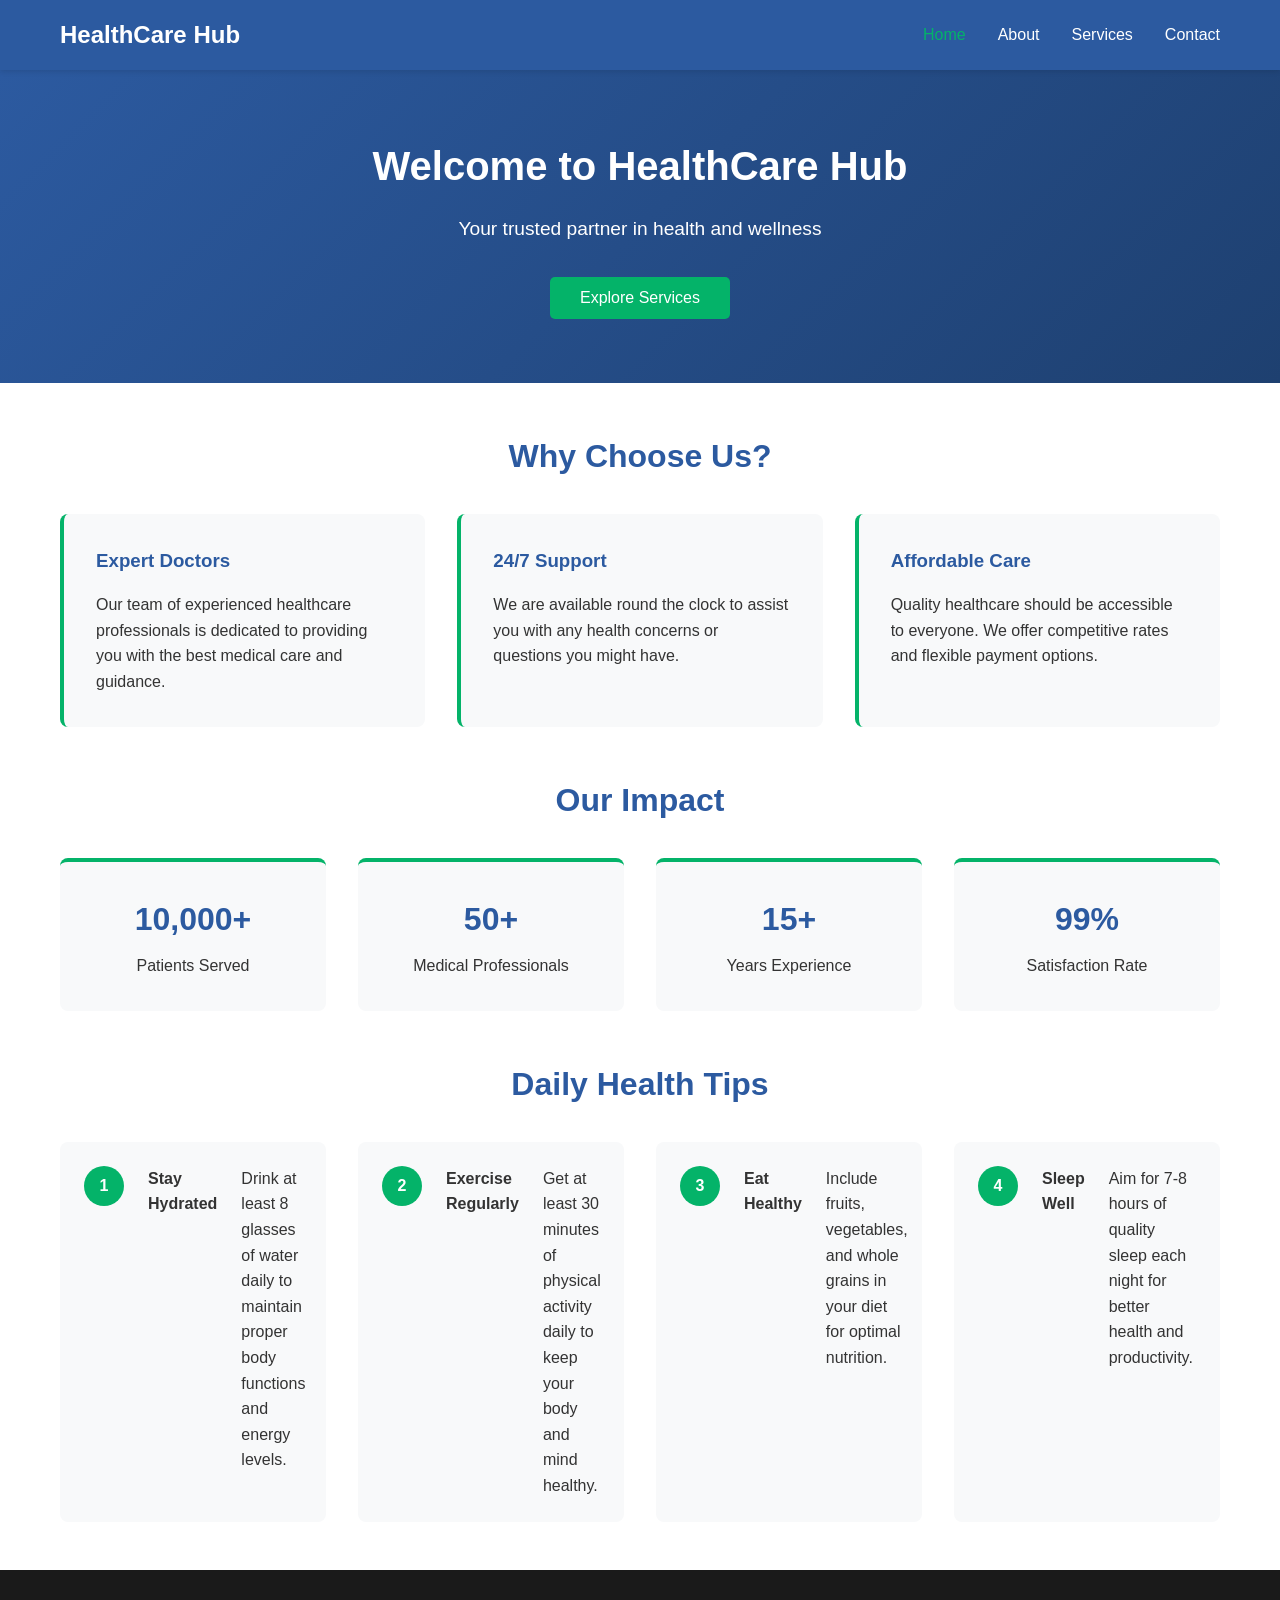
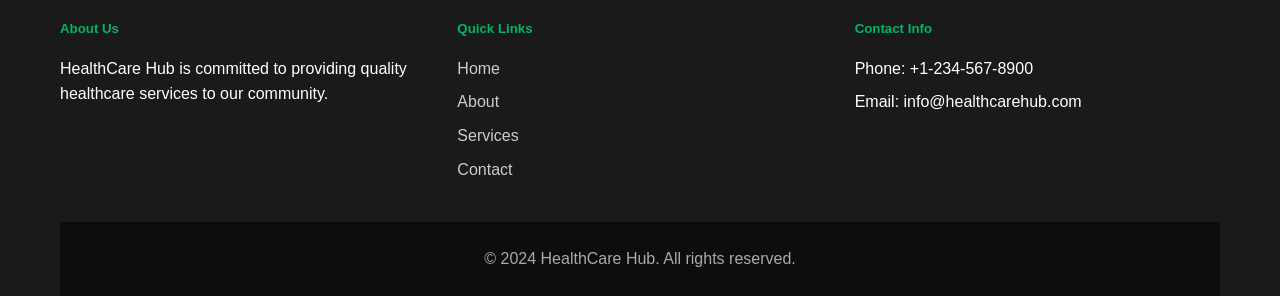
<file: index.html>
<!DOCTYPE html>
<html lang="en">
<head>
    <meta charset="UTF-8">
    <meta name="viewport" content="width=device-width, initial-scale=1.0">
    <title>HealthCare Hub - Your Health Matters</title>
    <link rel="stylesheet" href="css/style.css">
</head>
<body>
    <!-- Navigation -->
    <nav class="navbar">
        <div class="container">
            <div class="logo">HealthCare Hub</div>
            <ul class="nav-menu" id="navMenu">
                <li><a href="index.html" class="active">Home</a></li>
                <li><a href="about.html">About</a></li>
                <li><a href="services.html">Services</a></li>
                <li><a href="contact.html">Contact</a></li>
            </ul>
            <div class="hamburger" id="hamburger">
                <span></span>
                <span></span>
                <span></span>
            </div>
        </div>
    </nav>

    <!-- Hero Section -->
    <section class="hero">
        <div class="container">
            <h1>Welcome to HealthCare Hub</h1>
            <p>Your trusted partner in health and wellness</p>
            <button class="cta-btn" onclick="window.location.href='services.html'">Explore Services</button>
        </div>
    </section>

    <!-- Main Content -->
    <main class="container">
        <section class="featured">
            <h2>Why Choose Us?</h2>
            <div class="cards">
                <div class="card">
                    <h3>Expert Doctors</h3>
                    <p>Our team of experienced healthcare professionals is dedicated to providing you with the best medical care and guidance.</p>
                </div>
                <div class="card">
                    <h3>24/7 Support</h3>
                    <p>We are available round the clock to assist you with any health concerns or questions you might have.</p>
                </div>
                <div class="card">
                    <h3>Affordable Care</h3>
                    <p>Quality healthcare should be accessible to everyone. We offer competitive rates and flexible payment options.</p>
                </div>
            </div>
        </section>

        <section class="stats">
            <h2>Our Impact</h2>
            <div class="stat-grid">
                <div class="stat-item">
                    <h4>10,000+</h4>
                    <p>Patients Served</p>
                </div>
                <div class="stat-item">
                    <h4>50+</h4>
                    <p>Medical Professionals</p>
                </div>
                <div class="stat-item">
                    <h4>15+</h4>
                    <p>Years Experience</p>
                </div>
                <div class="stat-item">
                    <h4>99%</h4>
                    <p>Satisfaction Rate</p>
                </div>
            </div>
        </section>

        <section class="health-tips">
            <h2>Daily Health Tips</h2>
            <div class="tips-list">
                <div class="tip-item">
                    <span class="tip-number">1</span>
                    <h4>Stay Hydrated</h4>
                    <p>Drink at least 8 glasses of water daily to maintain proper body functions and energy levels.</p>
                </div>
                <div class="tip-item">
                    <span class="tip-number">2</span>
                    <h4>Exercise Regularly</h4>
                    <p>Get at least 30 minutes of physical activity daily to keep your body and mind healthy.</p>
                </div>
                <div class="tip-item">
                    <span class="tip-number">3</span>
                    <h4>Eat Healthy</h4>
                    <p>Include fruits, vegetables, and whole grains in your diet for optimal nutrition.</p>
                </div>
                <div class="tip-item">
                    <span class="tip-number">4</span>
                    <h4>Sleep Well</h4>
                    <p>Aim for 7-8 hours of quality sleep each night for better health and productivity.</p>
                </div>
            </div>
        </section>
    </main>

    <!-- Footer -->
    <footer class="footer">
        <div class="container">
            <div class="footer-content">
                <div class="footer-section">
                    <h5>About Us</h5>
                    <p>HealthCare Hub is committed to providing quality healthcare services to our community.</p>
                </div>
                <div class="footer-section">
                    <h5>Quick Links</h5>
                    <ul>
                        <li><a href="index.html">Home</a></li>
                        <li><a href="about.html">About</a></li>
                        <li><a href="services.html">Services</a></li>
                        <li><a href="contact.html">Contact</a></li>
                    </ul>
                </div>
                <div class="footer-section">
                    <h5>Contact Info</h5>
                    <p>Phone: +1-234-567-8900</p>
                    <p>Email: info@healthcarehub.com</p>
                </div>
            </div>
            <div class="footer-bottom">
                <p>&copy; 2024 HealthCare Hub. All rights reserved.</p>
            </div>
        </div>
    </footer>

    <script src="js/script.js"></script>
</body>
</html>
</file>
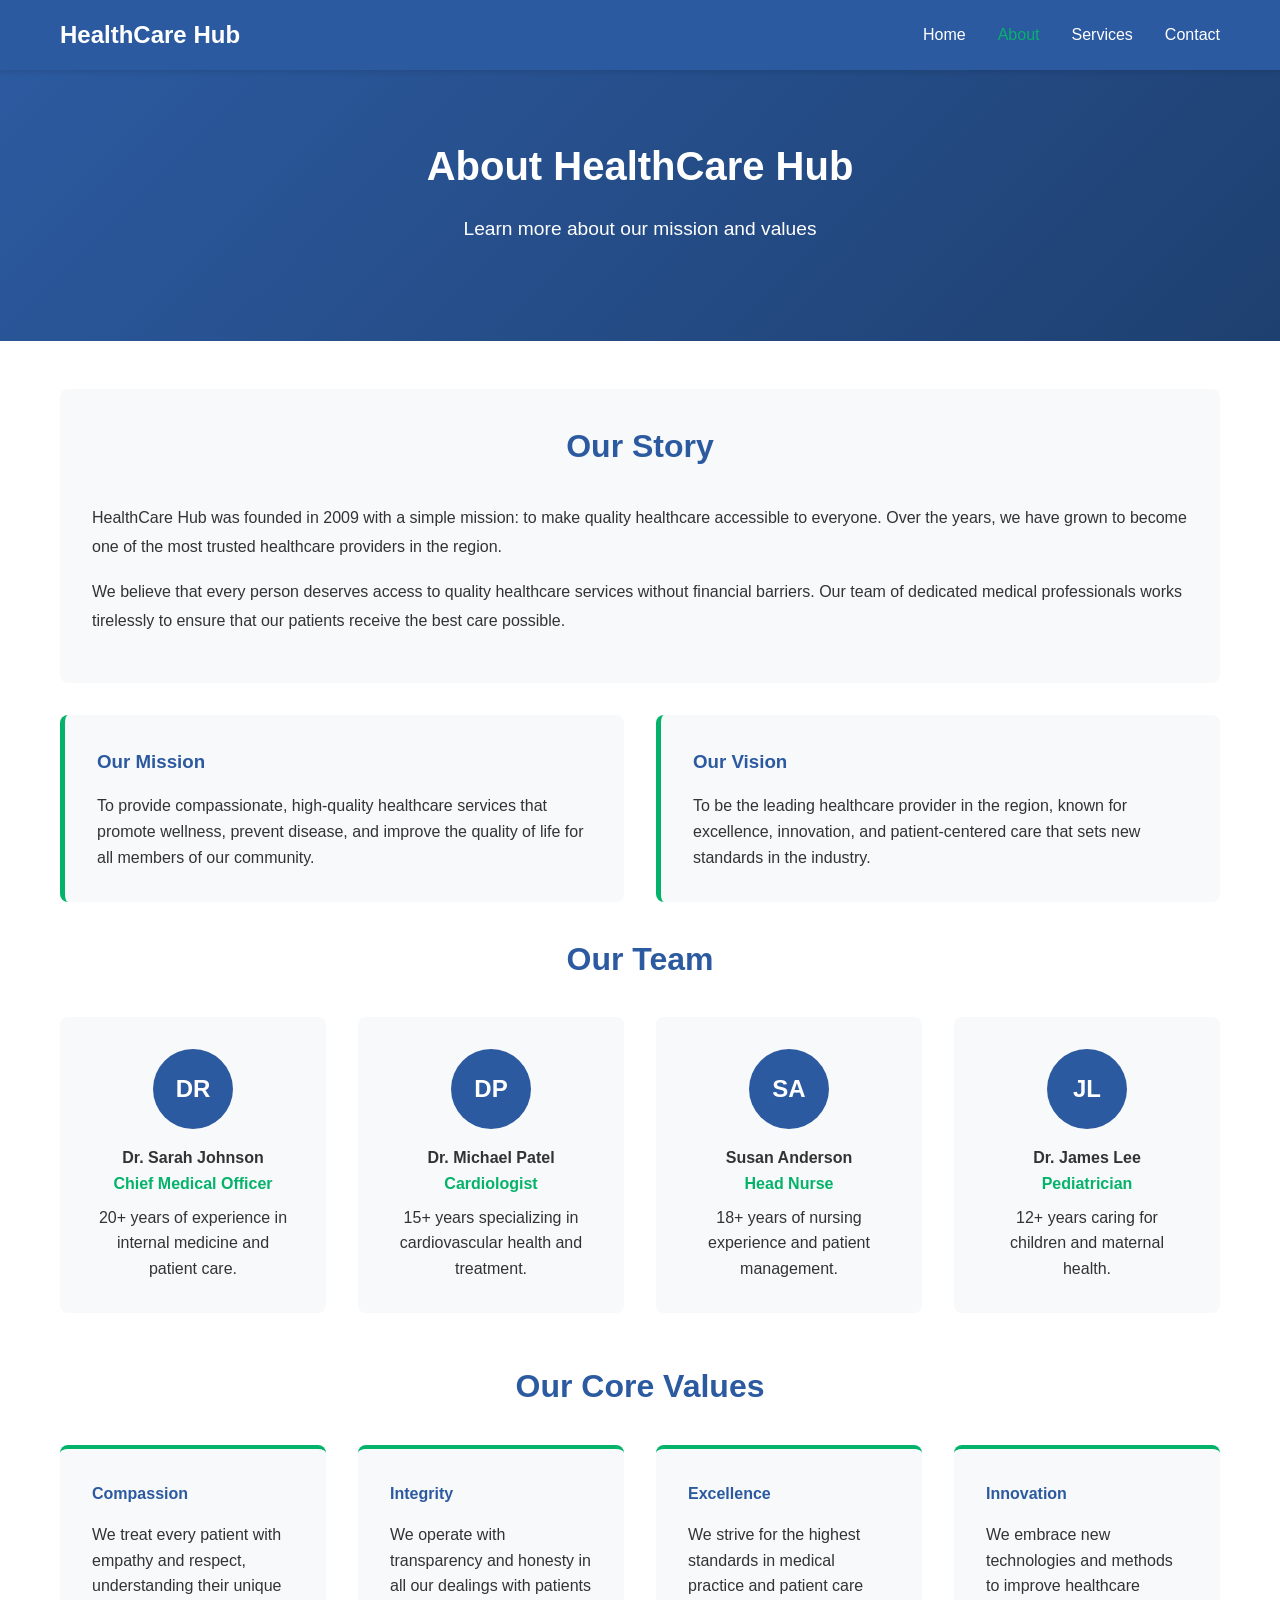
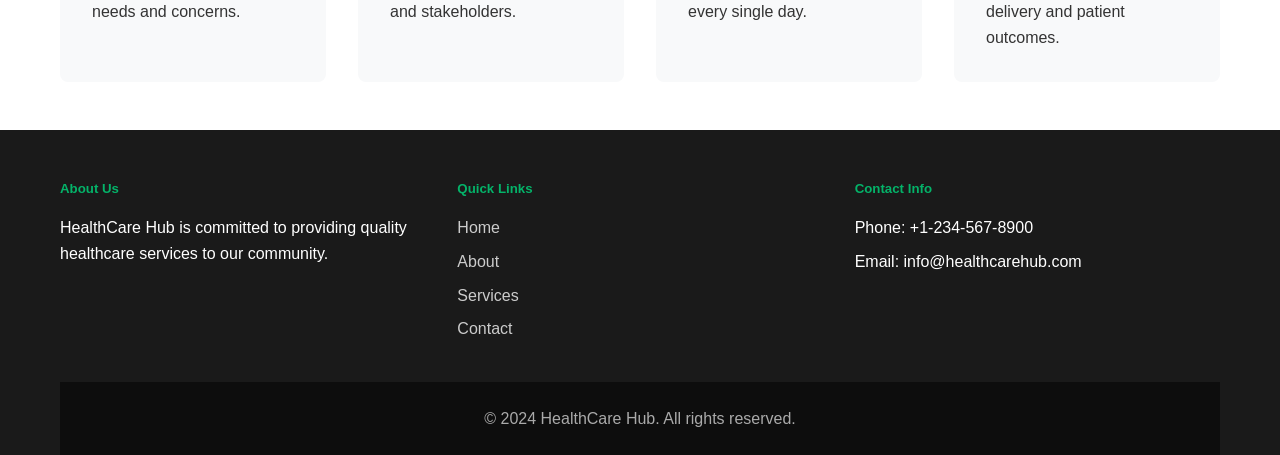
<file: about.html>
<!DOCTYPE html>
<html lang="en">
<head>
    <meta charset="UTF-8">
    <meta name="viewport" content="width=device-width, initial-scale=1.0">
    <title>About Us - HealthCare center -Kana</title>
    <link rel="stylesheet" href="css/style.css">
</head>
<body>
    <!-- Navigation -->
    <nav class="navbar">
        <div class="container">
            <div class="logo">HealthCare Hub</div>
            <ul class="nav-menu" id="navMenu">
                <li><a href="index.html">Home</a></li>
                <li><a href="about.html" class="active">About</a></li>
                <li><a href="services.html">Services</a></li>
                <li><a href="contact.html">Contact</a></li>
            </ul>
            <div class="hamburger" id="hamburger">
                <span></span>
                <span></span>
                <span></span>
            </div>
        </div>
    </nav>

    <!-- Page Header -->
    <section class="hero">
        <div class="container">
            <h1>About HealthCare Hub</h1>
            <p>Learn more about our mission and values</p>
        </div>
    </section>

    <!-- Main Content -->
    <main class="container">
        <section class="about-content">
            <h2>Our Story</h2>
            <p>
                HealthCare Hub was founded in 2009 with a simple mission: to make quality healthcare accessible to everyone. 
                Over the years, we have grown to become one of the most trusted healthcare providers in the region.
            </p>
            <p>
                We believe that every person deserves access to quality healthcare services without financial barriers. 
                Our team of dedicated medical professionals works tirelessly to ensure that our patients receive the best care possible.
            </p>
        </section>

        <section class="mission-vision">
            <div class="mission-box">
                <h3>Our Mission</h3>
                <p>
                    To provide compassionate, high-quality healthcare services that promote wellness, 
                    prevent disease, and improve the quality of life for all members of our community.
                </p>
            </div>
            <div class="vision-box">
                <h3>Our Vision</h3>
                <p>
                    To be the leading healthcare provider in the region, known for excellence, innovation, 
                    and patient-centered care that sets new standards in the industry.
                </p>
            </div>
        </section>

        <section class="team">
            <h2>Our Team</h2>
            <div class="team-grid">
                <div class="team-member">
                    <div class="member-avatar">DR</div>
                    <h4>Dr. Sarah Johnson</h4>
                    <p class="role">Chief Medical Officer</p>
                    <p>20+ years of experience in internal medicine and patient care.</p>
                </div>
                <div class="team-member">
                    <div class="member-avatar">DP</div>
                    <h4>Dr. Michael Patel</h4>
                    <p class="role">Cardiologist</p>
                    <p>15+ years specializing in cardiovascular health and treatment.</p>
                </div>
                <div class="team-member">
                    <div class="member-avatar">SA</div>
                    <h4>Susan Anderson</h4>
                    <p class="role">Head Nurse</p>
                    <p>18+ years of nursing experience and patient management.</p>
                </div>
                <div class="team-member">
                    <div class="member-avatar">JL</div>
                    <h4>Dr. James Lee</h4>
                    <p class="role">Pediatrician</p>
                    <p>12+ years caring for children and maternal health.</p>
                </div>
            </div>
        </section>

        <section class="values">
            <h2>Our Core Values</h2>
            <div class="values-grid">
                <div class="value-card">
                    <h4>Compassion</h4>
                    <p>We treat every patient with empathy and respect, understanding their unique needs and concerns.</p>
                </div>
                <div class="value-card">
                    <h4>Integrity</h4>
                    <p>We operate with transparency and honesty in all our dealings with patients and stakeholders.</p>
                </div>
                <div class="value-card">
                    <h4>Excellence</h4>
                    <p>We strive for the highest standards in medical practice and patient care every single day.</p>
                </div>
                <div class="value-card">
                    <h4>Innovation</h4>
                    <p>We embrace new technologies and methods to improve healthcare delivery and patient outcomes.</p>
                </div>
            </div>
        </section>
    </main>

    <!-- Footer -->
    <footer class="footer">
        <div class="container">
            <div class="footer-content">
                <div class="footer-section">
                    <h5>About Us</h5>
                    <p>HealthCare Hub is committed to providing quality healthcare services to our community.</p>
                </div>
                <div class="footer-section">
                    <h5>Quick Links</h5>
                    <ul>
                        <li><a href="index.html">Home</a></li>
                        <li><a href="about.html">About</a></li>
                        <li><a href="services.html">Services</a></li>
                        <li><a href="contact.html">Contact</a></li>
                    </ul>
                </div>
                <div class="footer-section">
                    <h5>Contact Info</h5>
                    <p>Phone: +1-234-567-8900</p>
                    <p>Email: info@healthcarehub.com</p>
                </div>
            </div>
            <div class="footer-bottom">
                <p>&copy; 2024 HealthCare Hub. All rights reserved.</p>
            </div>
        </div>
    </footer>

    <script src="js/script.js"></script>
</body>
</html>
</file>
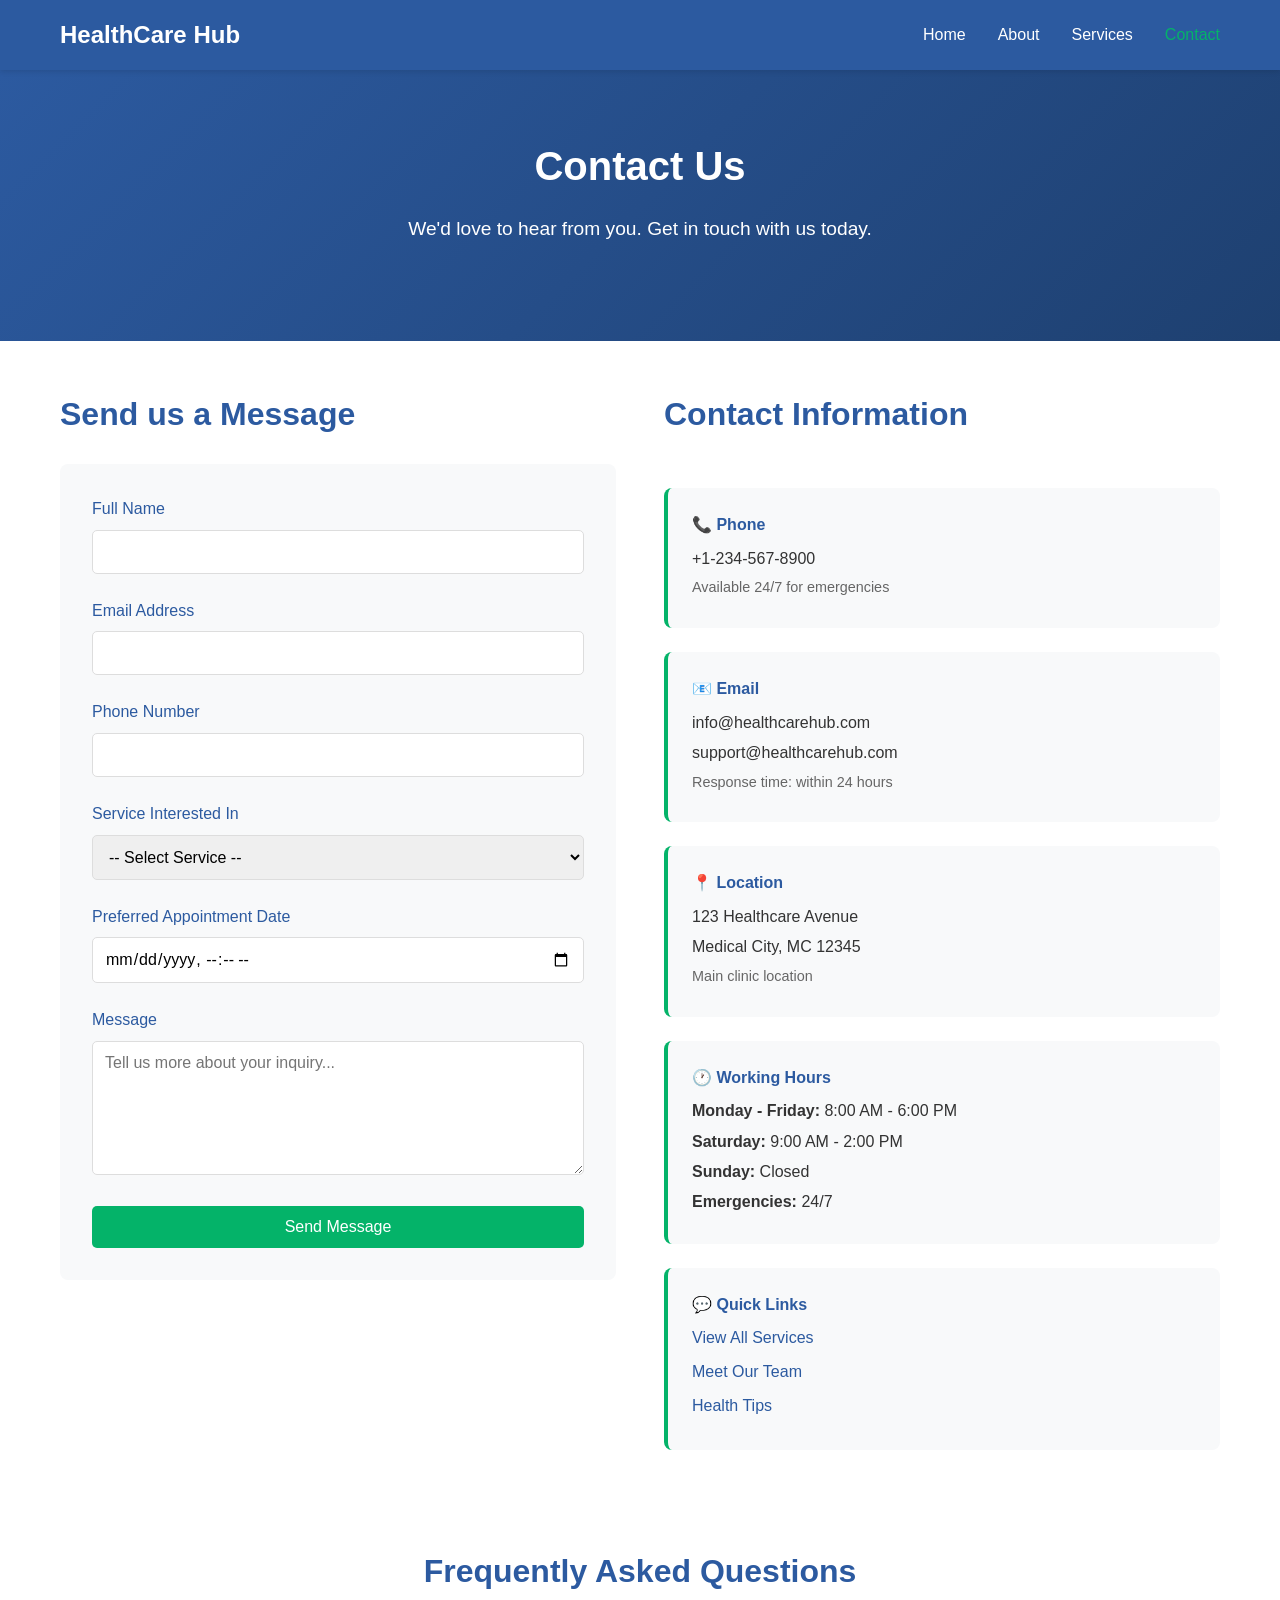
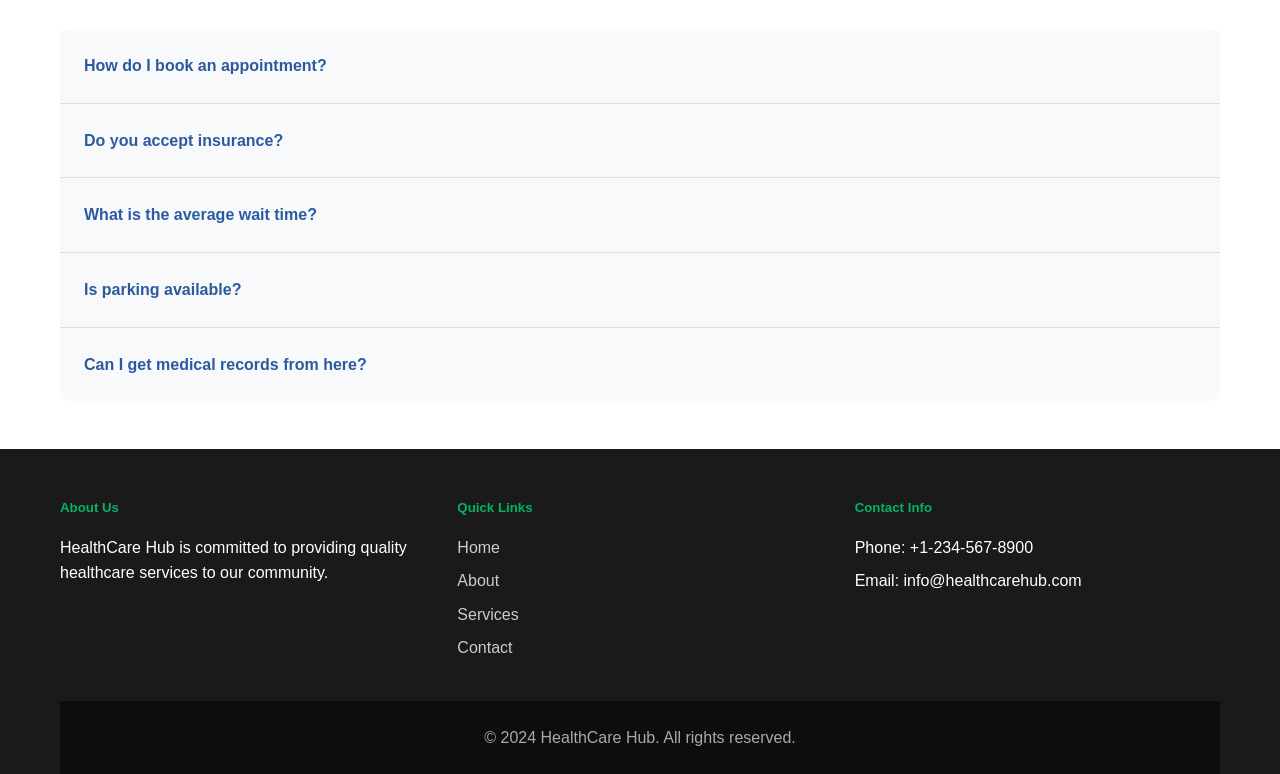
<file: contact.html>
<!DOCTYPE html>
<html lang="en">
<head>
    <meta charset="UTF-8">
    <meta name="viewport" content="width=device-width, initial-scale=1.0">
    <title>Contact Us - HealthCare center bilal</title>
    <link rel="stylesheet" href="css/style.css">
</head>
<body>
    <!-- Navigation -->
    <nav class="navbar">
        <div class="container">
            <div class="logo">HealthCare Hub</div>
            <ul class="nav-menu" id="navMenu">
                <li><a href="index.html">Home</a></li>
                <li><a href="about.html">About</a></li>
                <li><a href="services.html">Services</a></li>
                <li><a href="contact.html" class="active">Contact</a></li>
            </ul>
            <div class="hamburger" id="hamburger">
                <span></span>
                <span></span>
                <span></span>
            </div>
        </div>
    </nav>

    <!-- Page Header -->
    <section class="hero">
        <div class="container">
            <h1>Contact Us</h1>
            <p>We'd love to hear from you. Get in touch with us today.</p>
        </div>
    </section>

    <!-- Main Content -->
    <main class="container">
        <div class="contact-wrapper">
            <!-- Contact Form -->
            <section class="contact-form-section">
                <h2>Send us a Message</h2>
                <form id="contactForm" class="contact-form">
                    <div class="form-group">
                        <label for="name">Full Name</label>
                        <input type="text" id="name" name="name" required>
                    </div>

                    <div class="form-group">
                        <label for="email">Email Address</label>
                        <input type="email" id="email" name="email" required>
                    </div>

                    <div class="form-group">
                        <label for="phone">Phone Number</label>
                        <input type="tel" id="phone" name="phone" required>
                    </div>

                    <div class="form-group">
                        <label for="service">Service Interested In</label>
                        <select id="service" name="service" required>
                            <option value="">-- Select Service --</option>
                            <option value="General Consultation">General Consultation</option>
                            <option value="Cardiology">Cardiology</option>
                            <option value="Pediatrics">Pediatrics</option>
                            <option value="Wellness Program">Wellness Program</option>
                            <option value="Lab Test">Lab Test</option>
                            <option value="Other">Other</option>
                        </select>
                    </div>

                    <div class="form-group">
                        <label for="appointment">Preferred Appointment Date</label>
                        <input type="datetime-local" id="appointment" name="appointment" required>
                    </div>

                    <div class="form-group">
                        <label for="message">Message</label>
                        <textarea id="message" name="message" rows="6" placeholder="Tell us more about your inquiry..."></textarea>
                    </div>

                    <button type="submit" class="cta-btn">Send Message</button>
                    <div id="formMessage"></div>
                </form>
            </section>

            <!-- Contact Information -->
            <section class="contact-info-section">
                <h2>Contact Information</h2>
                
                <div class="info-box">
                    <h4>📞 Phone</h4>
                    <p>+1-234-567-8900</p>
                    <p class="small">Available 24/7 for emergencies</p>
                </div>

                <div class="info-box">
                    <h4>📧 Email</h4>
                    <p>info@healthcarehub.com</p>
                    <p>support@healthcarehub.com</p>
                    <p class="small">Response time: within 24 hours</p>
                </div>

                <div class="info-box">
                    <h4>📍 Location</h4>
                    <p>123 Healthcare Avenue</p>
                    <p>Medical City, MC 12345</p>
                    <p class="small">Main clinic location</p>
                </div>

                <div class="info-box">
                    <h4>🕐 Working Hours</h4>
                    <p><strong>Monday - Friday:</strong> 8:00 AM - 6:00 PM</p>
                    <p><strong>Saturday:</strong> 9:00 AM - 2:00 PM</p>
                    <p><strong>Sunday:</strong> Closed</p>
                    <p><strong>Emergencies:</strong> 24/7</p>
                </div>

                <div class="info-box">
                    <h4>💬 Quick Links</h4>
                    <ul>
                        <li><a href="services.html">View All Services</a></li>
                        <li><a href="about.html">Meet Our Team</a></li>
                        <li><a href="index.html">Health Tips</a></li>
                    </ul>
                </div>
            </section>
        </div>

        <section class="faq">
            <h2>Frequently Asked Questions</h2>
            <div class="faq-container">
                <div class="faq-item">
                    <h4 onclick="toggleFAQ(this)">How do I book an appointment?</h4>
                    <p>You can book an appointment by filling out the form on this page, calling us at +1-234-567-8900, or visiting our clinic in person.</p>
                </div>

                <div class="faq-item">
                    <h4 onclick="toggleFAQ(this)">Do you accept insurance?</h4>
                    <p>Yes, we accept major health insurance plans. Please contact us to confirm your specific plan coverage.</p>
                </div>

                <div class="faq-item">
                    <h4 onclick="toggleFAQ(this)">What is the average wait time?</h4>
                    <p>Our average wait time is 10-15 minutes. We strive to see patients on time and minimize waiting periods.</p>
                </div>

                <div class="faq-item">
                    <h4 onclick="toggleFAQ(this)">Is parking available?</h4>
                    <p>Yes, we have ample parking available for our patients. Parking is free for all clinic visitors.</p>
                </div>

                <div class="faq-item">
                    <h4 onclick="toggleFAQ(this)">Can I get medical records from here?</h4>
                    <p>Yes, patients can request their medical records. Please submit a written request to our administrative office.</p>
                </div>
            </div>
        </section>
    </main>

    <!-- Footer -->
    <footer class="footer">
        <div class="container">
            <div class="footer-content">
                <div class="footer-section">
                    <h5>About Us</h5>
                    <p>HealthCare Hub is committed to providing quality healthcare services to our community.</p>
                </div>
                <div class="footer-section">
                    <h5>Quick Links</h5>
                    <ul>
                        <li><a href="index.html">Home</a></li>
                        <li><a href="about.html">About</a></li>
                        <li><a href="services.html">Services</a></li>
                        <li><a href="contact.html">Contact</a></li>
                    </ul>
                </div>
                <div class="footer-section">
                    <h5>Contact Info</h5>
                    <p>Phone: +1-234-567-8900</p>
                    <p>Email: info@healthcarehub.com</p>
                </div>
            </div>
            <div class="footer-bottom">
                <p>&copy; 2024 HealthCare Hub. All rights reserved.</p>
            </div>
        </div>
    </footer>

    <script src="js/script.js"></script>
    <script>
        // FAQ Toggle
        function toggleFAQ(element) {
            const answer = element.nextElementSibling;
            const isOpen = answer.style.display === 'block';
            answer.style.display = isOpen ? 'none' : 'block';
        }

        // Contact Form Handler
        document.getElementById('contactForm').addEventListener('submit', function(e) {
            e.preventDefault();
            const formMessage = document.getElementById('formMessage');
            const name = document.getElementById('name').value;
            
            formMessage.innerHTML = '<p style="color: green; margin-top: 10px;">✓ Thank you ' + name + '! Your message has been sent successfully. We will contact you soon.</p>';
            this.reset();
            
            setTimeout(() => {
                formMessage.innerHTML = '';
            }, 5000);
        });
    </script>
</body>
</html>
</file>
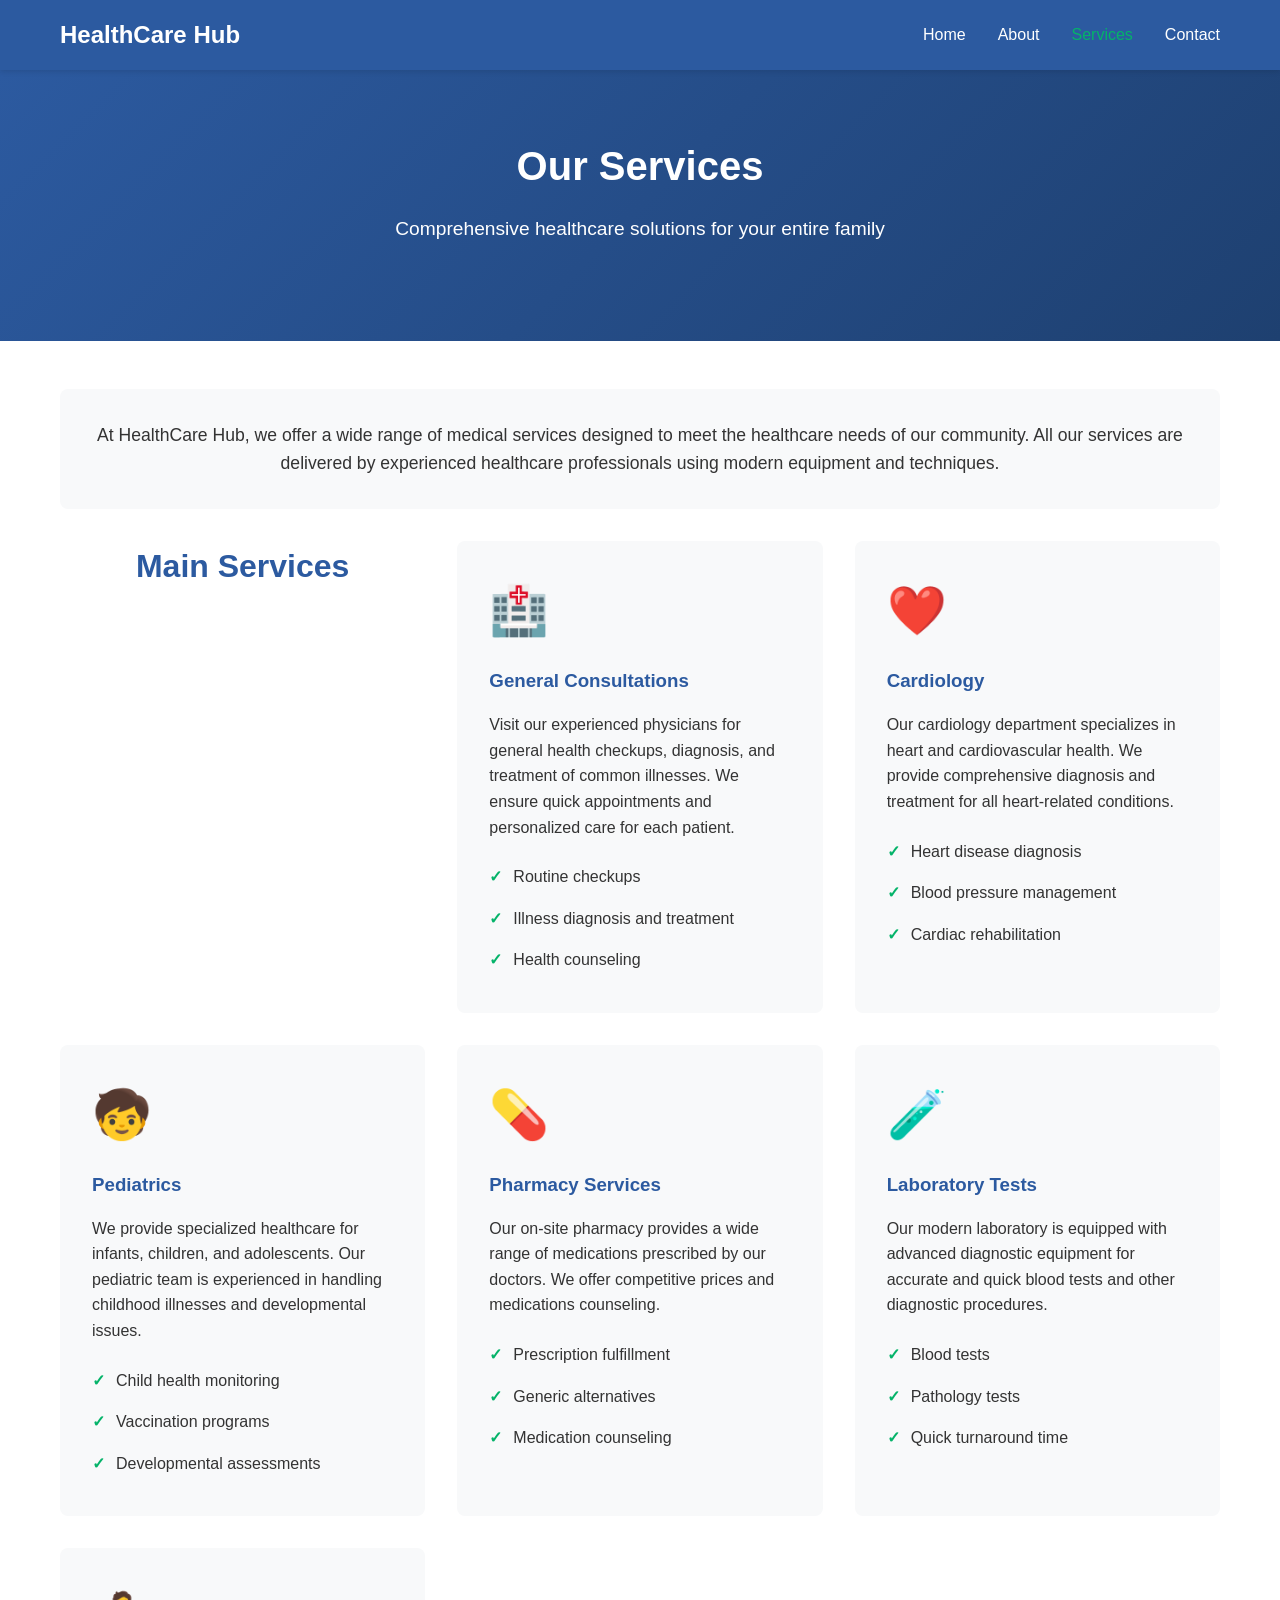
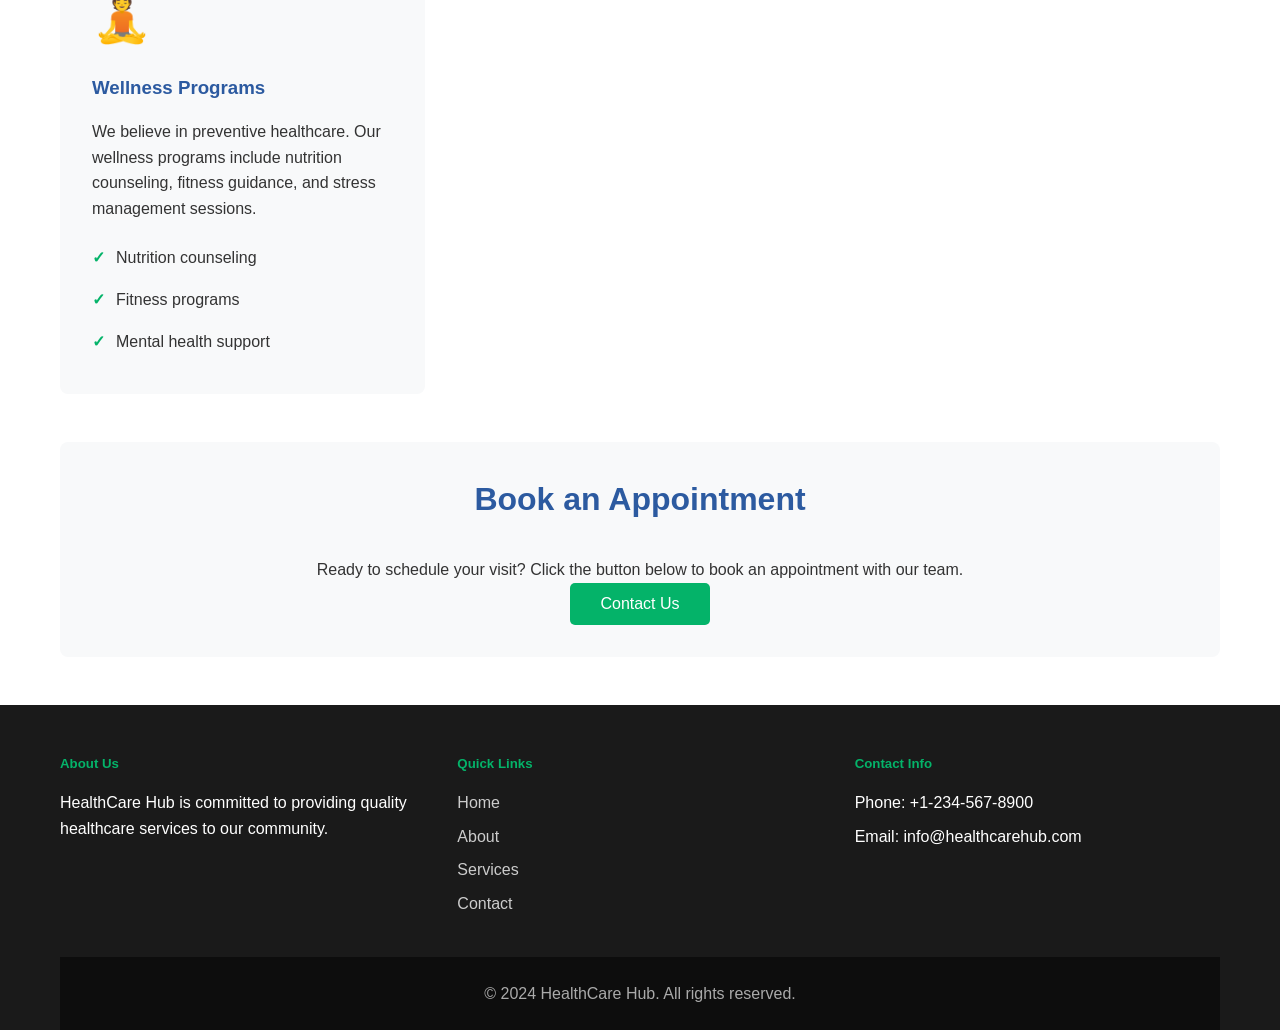
<file: services.html>
<!DOCTYPE html>
<html lang="en">
<head>
    <meta charset="UTF-8">
    <meta name="viewport" content="width=device-width, initial-scale=1.0">
    <title>Services - HealthCare trying</title>
    <link rel="stylesheet" href="css/style.css">
</head>
<body>
    <!-- Navigation -->
    <nav class="navbar">
        <div class="container">
            <div class="logo">HealthCare Hub</div>
            <ul class="nav-menu" id="navMenu">
                <li><a href="index.html">Home</a></li>
                <li><a href="about.html">About</a></li>
                <li><a href="services.html" class="active">Services</a></li>
                <li><a href="contact.html">Contact</a></li>
            </ul>
            <div class="hamburger" id="hamburger">
                <span></span>
                <span></span>
                <span></span>
            </div>
        </div>
    </nav>

    <!-- Page Header -->
    <section class="hero">
        <div class="container">
            <h1>Our Services</h1>
            <p>Comprehensive healthcare solutions for your entire family</p>
        </div>
    </section>

    <!-- Main Content -->
    <main class="container">
        <section class="services-intro">
            <p>
                At HealthCare Hub, we offer a wide range of medical services designed to meet the healthcare needs of our community. 
                All our services are delivered by experienced healthcare professionals using modern equipment and techniques.
            </p>
        </section>

        <section class="services-grid">
            <h2>Main Services</h2>
            
            <div class="service-card">
                <div class="service-icon">🏥</div>
                <h3>General Consultations</h3>
                <p>
                    Visit our experienced physicians for general health checkups, diagnosis, and treatment of common illnesses. 
                    We ensure quick appointments and personalized care for each patient.
                </p>
                <ul>
                    <li>Routine checkups</li>
                    <li>Illness diagnosis and treatment</li>
                    <li>Health counseling</li>
                </ul>
            </div>

            <div class="service-card">
                <div class="service-icon">❤️</div>
                <h3>Cardiology</h3>
                <p>
                    Our cardiology department specializes in heart and cardiovascular health. We provide comprehensive diagnosis 
                    and treatment for all heart-related conditions.
                </p>
                <ul>
                    <li>Heart disease diagnosis</li>
                    <li>Blood pressure management</li>
                    <li>Cardiac rehabilitation</li>
                </ul>
            </div>

            <div class="service-card">
                <div class="service-icon">🧒</div>
                <h3>Pediatrics</h3>
                <p>
                    We provide specialized healthcare for infants, children, and adolescents. Our pediatric team is experienced 
                    in handling childhood illnesses and developmental issues.
                </p>
                <ul>
                    <li>Child health monitoring</li>
                    <li>Vaccination programs</li>
                    <li>Developmental assessments</li>
                </ul>
            </div>

            <div class="service-card">
                <div class="service-icon">💊</div>
                <h3>Pharmacy Services</h3>
                <p>
                    Our on-site pharmacy provides a wide range of medications prescribed by our doctors. We offer competitive 
                    prices and medications counseling.
                </p>
                <ul>
                    <li>Prescription fulfillment</li>
                    <li>Generic alternatives</li>
                    <li>Medication counseling</li>
                </ul>
            </div>

            <div class="service-card">
                <div class="service-icon">🧪</div>
                <h3>Laboratory Tests</h3>
                <p>
                    Our modern laboratory is equipped with advanced diagnostic equipment for accurate and quick blood tests 
                    and other diagnostic procedures.
                </p>
                <ul>
                    <li>Blood tests</li>
                    <li>Pathology tests</li>
                    <li>Quick turnaround time</li>
                </ul>
            </div>

            <div class="service-card">
                <div class="service-icon">🧘</div>
                <h3>Wellness Programs</h3>
                <p>
                    We believe in preventive healthcare. Our wellness programs include nutrition counseling, fitness guidance, 
                    and stress management sessions.
                </p>
                <ul>
                    <li>Nutrition counseling</li>
                    <li>Fitness programs</li>
                    <li>Mental health support</li>
                </ul>
            </div>
        </section>

        <section class="service-booking">
            <h2>Book an Appointment</h2>
            <p>Ready to schedule your visit? Click the button below to book an appointment with our team.</p>
            <button class="cta-btn" onclick="window.location.href='contact.html'">Contact Us</button>
        </section>
    </main>

    <!-- Footer -->
    <footer class="footer">
        <div class="container">
            <div class="footer-content">
                <div class="footer-section">
                    <h5>About Us</h5>
                    <p>HealthCare Hub is committed to providing quality healthcare services to our community.</p>
                </div>
                <div class="footer-section">
                    <h5>Quick Links</h5>
                    <ul>
                        <li><a href="index.html">Home</a></li>
                        <li><a href="about.html">About</a></li>
                        <li><a href="services.html">Services</a></li>
                        <li><a href="contact.html">Contact</a></li>
                    </ul>
                </div>
                <div class="footer-section">
                    <h5>Contact Info</h5>
                    <p>Phone: +1-234-567-8900</p>
                    <p>Email: info@healthcarehub.com</p>
                </div>
            </div>
            <div class="footer-bottom">
                <p>&copy; 2024 HealthCare Hub. All rights reserved.</p>
            </div>
        </div>
    </footer>

    <script src="js/script.js"></script>
</body>
</html>
</file>
<file: css/style.css>
* {
    margin: 0;
    padding: 0;
    box-sizing: border-box;
}

:root {
    --primary-color: #2c5aa0;
    --secondary-color: #04b369;
    --dark-color: #1a1a1a;
    --light-color: #f8f9fa;
    --border-color: #ddd;
    --text-color: #333;
}

body {
    font-family: 'Segoe UI', Tahoma, Geneva, Verdana, sans-serif;
    line-height: 1.6;
    color: var(--text-color);
    background-color: #fff;
}

.container {
    max-width: 1200px;
    margin: 0 auto;
    padding: 0 20px;
}

/* Navigation */
.navbar {
    background-color: var(--primary-color);
    color: white;
    padding: 1rem 0;
    position: sticky;
    top: 0;
    z-index: 100;
    box-shadow: 0 2px 5px rgba(0,0,0,0.1);
}

.navbar .container {
    display: flex;
    justify-content: space-between;
    align-items: center;
}

.logo {
    font-size: 1.5rem;
    font-weight: bold;
    color: white;
}

.nav-menu {
    display: flex;
    list-style: none;
    gap: 2rem;
}

.nav-menu a {
    color: white;
    text-decoration: none;
    transition: color 0.3s;
    font-weight: 500;
}

.nav-menu a:hover,
.nav-menu a.active {
    color: var(--secondary-color);
}

.hamburger {
    display: none;
    flex-direction: column;
    cursor: pointer;
}

.hamburger span {
    width: 25px;
    height: 3px;
    background-color: white;
    margin: 5px 0;
    transition: 0.3s;
}

/* Hero Section */
.hero {
    background: linear-gradient(135deg, var(--primary-color) 0%, #1e4070 100%);
    color: white;
    padding: 4rem 0;
    text-align: center;
}

.hero h1 {
    font-size: 2.5rem;
    margin-bottom: 1rem;
    font-weight: bold;
}

.hero p {
    font-size: 1.2rem;
    margin-bottom: 2rem;
}

.cta-btn {
    background-color: var(--secondary-color);
    color: white;
    border: none;
    padding: 12px 30px;
    font-size: 1rem;
    border-radius: 5px;
    cursor: pointer;
    transition: background-color 0.3s;
}

.cta-btn:hover {
    background-color: #038a53;
}

/* Main Content */
main {
    padding: 3rem 0;
}

section {
    margin-bottom: 3rem;
}

h2 {
    font-size: 2rem;
    color: var(--primary-color);
    margin-bottom: 2rem;
    text-align: center;
}

h3 {
    color: var(--primary-color);
    margin-bottom: 1rem;
}

/* Cards */
.cards {
    display: grid;
    grid-template-columns: repeat(auto-fit, minmax(250px, 1fr));
    gap: 2rem;
}

.card {
    background-color: var(--light-color);
    padding: 2rem;
    border-radius: 8px;
    border-left: 4px solid var(--secondary-color);
    transition: transform 0.3s, box-shadow 0.3s;
}

.card:hover {
    transform: translateY(-5px);
    box-shadow: 0 5px 15px rgba(0,0,0,0.1);
}

.card h3 {
    margin-top: 0;
}

/* Stats Section */
.stat-grid {
    display: grid;
    grid-template-columns: repeat(auto-fit, minmax(150px, 1fr));
    gap: 2rem;
    text-align: center;
}

.stat-item {
    padding: 2rem;
    background-color: var(--light-color);
    border-radius: 8px;
    border-top: 4px solid var(--secondary-color);
}

.stat-item h4 {
    font-size: 2rem;
    color: var(--primary-color);
    margin-bottom: 0.5rem;
}

/* Tips List */
.tips-list {
    display: grid;
    grid-template-columns: repeat(auto-fit, minmax(200px, 1fr));
    gap: 2rem;
}

.tip-item {
    display: flex;
    align-items: flex-start;
    gap: 1.5rem;
    padding: 1.5rem;
    background-color: var(--light-color);
    border-radius: 8px;
}

.tip-number {
    display: flex;
    align-items: center;
    justify-content: center;
    width: 40px;
    height: 40px;
    background-color: var(--secondary-color);
    color: white;
    border-radius: 50%;
    font-weight: bold;
    flex-shrink: 0;
}

.tip-item h4 {
    margin-bottom: 0.5rem;
}

/* About Page */
.about-content {
    background-color: var(--light-color);
    padding: 2rem;
    border-radius: 8px;
    margin-bottom: 2rem;
}

.about-content p {
    margin-bottom: 1rem;
    line-height: 1.8;
}

.mission-vision {
    display: grid;
    grid-template-columns: repeat(auto-fit, minmax(250px, 1fr));
    gap: 2rem;
    margin-bottom: 2rem;
}

.mission-box,
.vision-box {
    background-color: var(--light-color);
    padding: 2rem;
    border-radius: 8px;
    border-left: 5px solid var(--secondary-color);
}

.mission-box h3,
.vision-box h3 {
    margin-top: 0;
}

/* Team Grid */
.team-grid {
    display: grid;
    grid-template-columns: repeat(auto-fit, minmax(220px, 1fr));
    gap: 2rem;
}

.team-member {
    text-align: center;
    padding: 2rem;
    background-color: var(--light-color);
    border-radius: 8px;
    transition: transform 0.3s;
}

.team-member:hover {
    transform: translateY(-5px);
}

.member-avatar {
    width: 80px;
    height: 80px;
    margin: 0 auto 1rem;
    background-color: var(--primary-color);
    color: white;
    border-radius: 50%;
    display: flex;
    align-items: center;
    justify-content: center;
    font-size: 1.5rem;
    font-weight: bold;
}

.team-member .role {
    color: var(--secondary-color);
    font-weight: bold;
    margin-bottom: 0.5rem;
}

/* Values Grid */
.values-grid {
    display: grid;
    grid-template-columns: repeat(auto-fit, minmax(200px, 1fr));
    gap: 2rem;
}

.value-card {
    background-color: var(--light-color);
    padding: 2rem;
    border-radius: 8px;
    border-top: 4px solid var(--secondary-color);
}

.value-card h4 {
    margin-bottom: 1rem;
    color: var(--primary-color);
}

/* Services Page */
.services-intro {
    text-align: center;
    font-size: 1.1rem;
    margin-bottom: 2rem;
    padding: 2rem;
    background-color: var(--light-color);
    border-radius: 8px;
}

.services-grid {
    display: grid;
    grid-template-columns: repeat(auto-fit, minmax(300px, 1fr));
    gap: 2rem;
}

.service-card {
    background-color: var(--light-color);
    padding: 2rem;
    border-radius: 8px;
    transition: transform 0.3s, box-shadow 0.3s;
}

.service-card:hover {
    transform: translateY(-5px);
    box-shadow: 0 8px 20px rgba(0,0,0,0.1);
}

.service-icon {
    font-size: 3rem;
    margin-bottom: 1rem;
}

.service-card ul {
    list-style: none;
    margin-top: 1rem;
}

.service-card li {
    padding: 0.5rem 0;
    padding-left: 1.5rem;
    position: relative;
}

.service-card li:before {
    content: "✓";
    color: var(--secondary-color);
    font-weight: bold;
    position: absolute;
    left: 0;
}

.service-booking {
    text-align: center;
    padding: 2rem;
    background-color: var(--light-color);
    border-radius: 8px;
}

/* Contact Page */
.contact-wrapper {
    display: grid;
    grid-template-columns: 1fr 1fr;
    gap: 3rem;
    margin-bottom: 3rem;
}

.contact-form-section h2,
.contact-info-section h2 {
    text-align: left;
    margin-bottom: 1.5rem;
}

.contact-form {
    background-color: var(--light-color);
    padding: 2rem;
    border-radius: 8px;
}

.form-group {
    margin-bottom: 1.5rem;
}

.form-group label {
    display: block;
    margin-bottom: 0.5rem;
    font-weight: 500;
    color: var(--primary-color);
}

.form-group input,
.form-group select,
.form-group textarea {
    width: 100%;
    padding: 0.75rem;
    border: 1px solid var(--border-color);
    border-radius: 5px;
    font-family: inherit;
    font-size: 1rem;
}

.form-group input:focus,
.form-group select:focus,
.form-group textarea:focus {
    outline: none;
    border-color: var(--primary-color);
    box-shadow: 0 0 5px rgba(44, 90, 160, 0.3);
}

.contact-form button {
    width: 100%;
}

/* Contact Info */
.contact-info-section {
    display: flex;
    flex-direction: column;
    gap: 1.5rem;
}

.info-box {
    background-color: var(--light-color);
    padding: 1.5rem;
    border-radius: 8px;
    border-left: 4px solid var(--secondary-color);
}

.info-box h4 {
    color: var(--primary-color);
    margin-bottom: 0.5rem;
}

.info-box p {
    margin: 0.3rem 0;
}

.info-box .small {
    font-size: 0.9rem;
    color: #666;
}

.info-box ul {
    list-style: none;
}

.info-box ul li {
    margin: 0.5rem 0;
}

.info-box ul li a {
    color: var(--primary-color);
    text-decoration: none;
}

.info-box ul li a:hover {
    text-decoration: underline;
}

/* FAQ */
.faq-container {
    background-color: var(--light-color);
    border-radius: 8px;
    overflow: hidden;
}

.faq-item {
    border-bottom: 1px solid var(--border-color);
    padding: 1.5rem;
}

.faq-item:last-child {
    border-bottom: none;
}

.faq-item h4 {
    color: var(--primary-color);
    cursor: pointer;
    user-select: none;
    font-size: 1rem;
}

.faq-item h4:hover {
    color: var(--secondary-color);
}

.faq-item p {
    display: none;
    margin-top: 1rem;
    line-height: 1.6;
    color: #666;
}

/* Footer */
.footer {
    background-color: var(--dark-color);
    color: white;
    padding: 3rem 0 0;
    margin-top: 3rem;
}

.footer-content {
    display: grid;
    grid-template-columns: repeat(auto-fit, minmax(250px, 1fr));
    gap: 2rem;
    margin-bottom: 2rem;
}

.footer-section h5 {
    margin-bottom: 1rem;
    color: var(--secondary-color);
}

.footer-section p {
    margin-bottom: 0.5rem;
    line-height: 1.6;
}

.footer-section ul {
    list-style: none;
}

.footer-section ul li {
    margin-bottom: 0.5rem;
}

.footer-section a {
    color: #ccc;
    text-decoration: none;
    transition: color 0.3s;
}

.footer-section a:hover {
    color: var(--secondary-color);
}

.footer-bottom {
    background-color: rgba(0,0,0,0.5);
    text-align: center;
    padding: 1.5rem;
    color: #aaa;
}

/* Responsive */
@media (max-width: 768px) {
    .nav-menu {
        display: none;
        flex-direction: column;
        gap: 1rem;
        background-color: var(--primary-color);
        padding: 1rem;
        position: absolute;
        top: 100%;
        left: 0;
        right: 0;
        z-index: 99;
    }

    .nav-menu.active {
        display: flex;
    }

    .hamburger {
        display: flex;
    }

    .hero h1 {
        font-size: 1.8rem;
    }

    .hero p {
        font-size: 1rem;
    }

    h2 {
        font-size: 1.5rem;
    }

    .contact-wrapper {
        grid-template-columns: 1fr;
    }

    .service-card,
    .card {
        padding: 1.5rem;
    }

    .services-grid,
    .cards {
        grid-template-columns: 1fr;
    }

    .team-grid {
        grid-template-columns: repeat(auto-fit, minmax(150px, 1fr));
    }
}

@media (max-width: 480px) {
    .nav-menu {
        gap: 0;
    }

    .logo {
        font-size: 1.2rem;
    }

    .hero h1 {
        font-size: 1.5rem;
    }

    .hero p {
        font-size: 0.9rem;
    }

    .stat-grid {
        grid-template-columns: repeat(2, 1fr);
    }

    .mission-vision {
        grid-template-columns: 1fr;
    }
}
</file>
